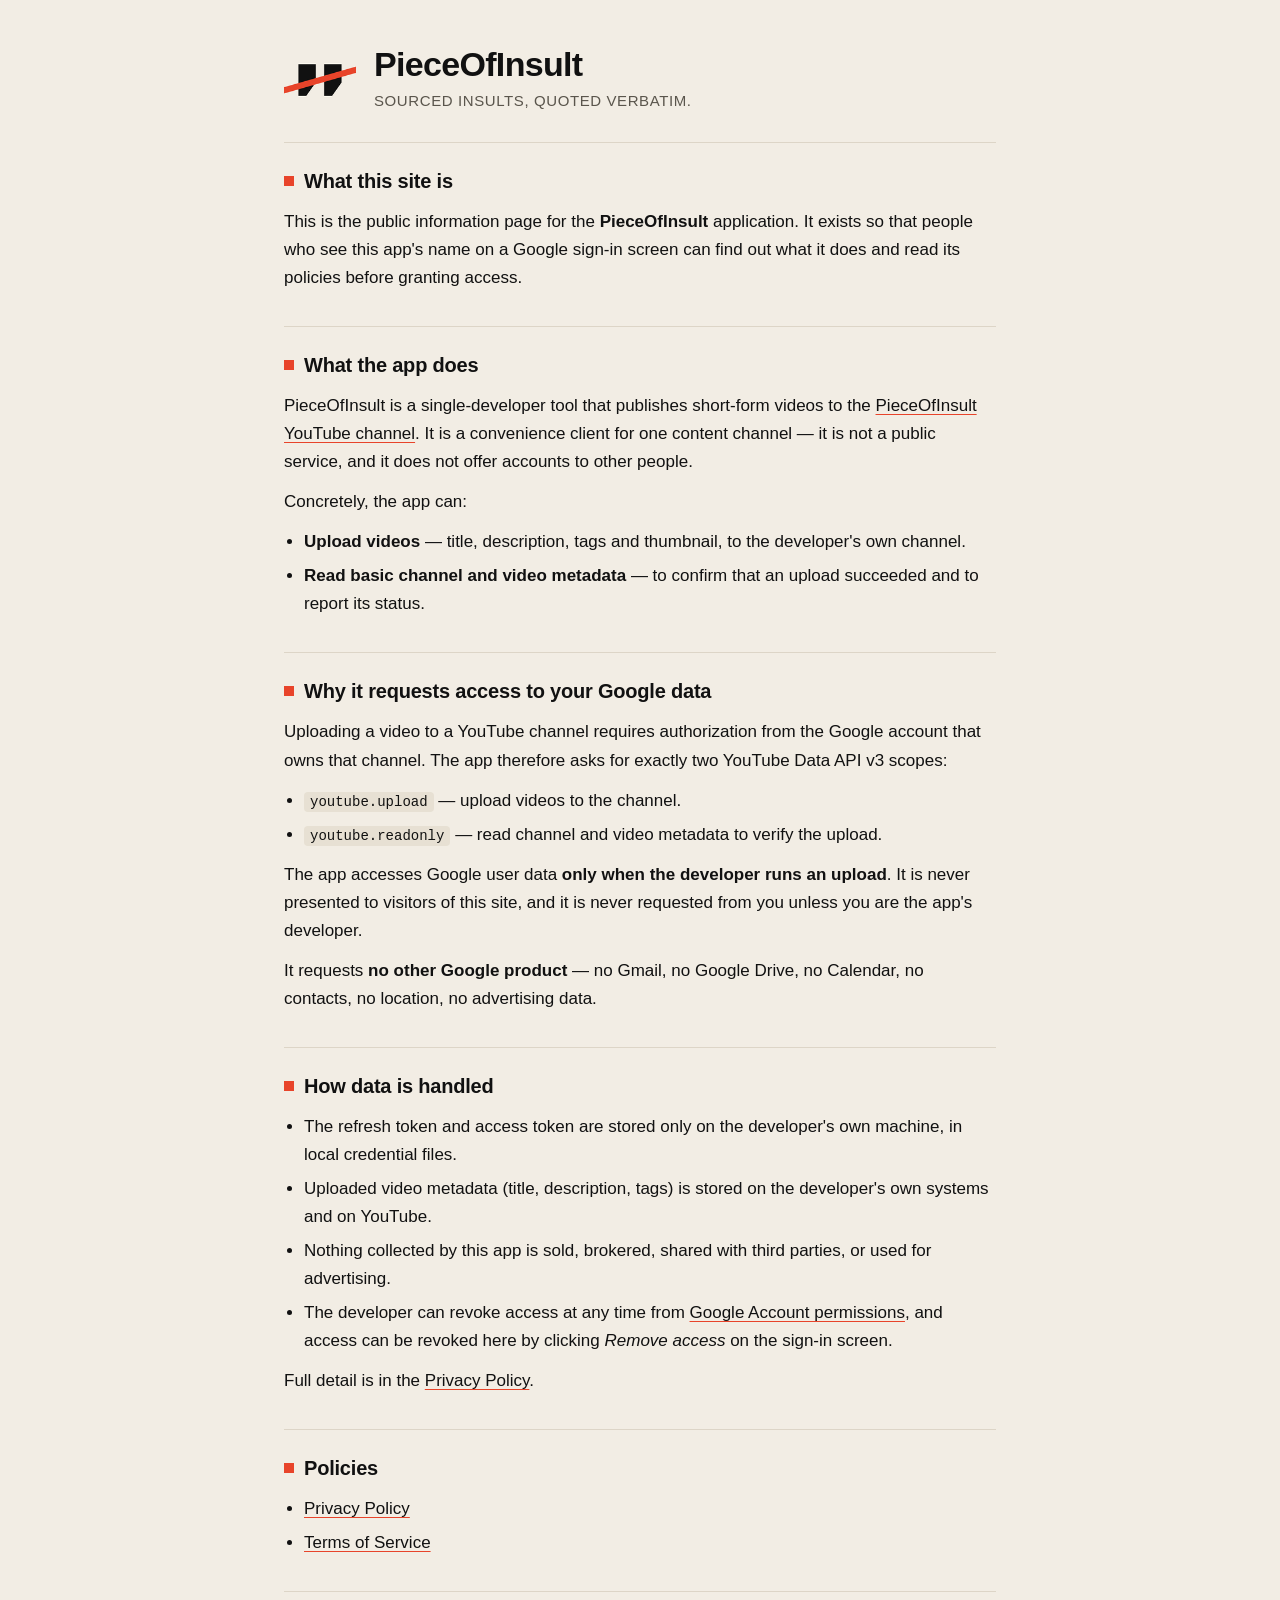
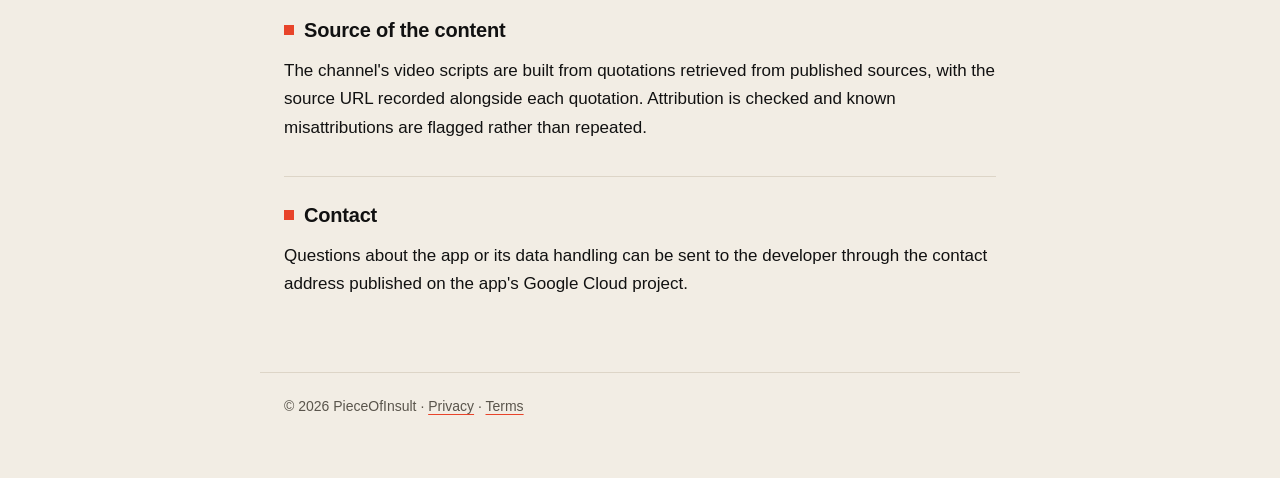
<file: index.html>
<!doctype html>
<html lang="en">
<head>
<meta charset="utf-8">
<meta name="viewport" content="width=device-width, initial-scale=1">
<title>PieceOfInsult — app information</title>
<meta name="description" content="PieceOfInsult: information about the app that publishes short-form videos to the PieceOfInsult YouTube channel, and why it requests access to Google user data.">
<link rel="stylesheet" href="style.css">
</head>
<body>
<header>
  <img src="logo-120.png" width="72" height="72" alt="PieceOfInsult logo">
  <div>
    <h1>PieceOfInsult</h1>
    <p class="tag">Sourced insults, quoted verbatim.</p>
  </div>
</header>

<main>
  <section>
    <h2>What this site is</h2>
    <p>This is the public information page for the <strong>PieceOfInsult</strong>
    application. It exists so that people who see this app's name on a Google
    sign-in screen can find out what it does and read its policies before
    granting access.</p>
  </section>

  <section>
    <h2>What the app does</h2>
    <p>PieceOfInsult is a single-developer tool that publishes short-form videos
    to the <a href="https://www.youtube.com/@pieceofinsult" rel="me">PieceOfInsult
    YouTube channel</a>. It is a convenience client for one content channel — it is
    not a public service, and it does not offer accounts to other people.</p>
    <p>Concretely, the app can:</p>
    <ul>
      <li><strong>Upload videos</strong> — title, description, tags and thumbnail, to the developer's own channel.</li>
      <li><strong>Read basic channel and video metadata</strong> — to confirm that an upload succeeded and to report its status.</li>
    </ul>
  </section>

  <section>
    <h2>Why it requests access to your Google data</h2>
    <p>Uploading a video to a YouTube channel requires authorization from the
    Google account that owns that channel. The app therefore asks for exactly
    two YouTube Data API v3 scopes:</p>
    <ul>
      <li><code>youtube.upload</code> — upload videos to the channel.</li>
      <li><code>youtube.readonly</code> — read channel and video metadata to verify the upload.</li>
    </ul>
    <p>The app accesses Google user data <strong>only when the developer runs an
    upload</strong>. It is never presented to visitors of this site, and it is never
    requested from you unless you are the app's developer.</p>
    <p>It requests <strong>no other Google product</strong> — no Gmail, no Google Drive,
    no Calendar, no contacts, no location, no advertising data.</p>
  </section>

  <section>
    <h2>How data is handled</h2>
    <ul>
      <li>The refresh token and access token are stored only on the developer's own machine, in local credential files.</li>
      <li>Uploaded video metadata (title, description, tags) is stored on the developer's own systems and on YouTube.</li>
      <li>Nothing collected by this app is sold, brokered, shared with third parties, or used for advertising.</li>
      <li>The developer can revoke access at any time from <a href="https://myaccount.google.com/permissions">Google Account permissions</a>, and access can be revoked here by clicking <em>Remove access</em> on the sign-in screen.</li>
    </ul>
    <p>Full detail is in the <a href="privacy.html">Privacy Policy</a>.</p>
  </section>

  <section>
    <h2>Policies</h2>
    <ul>
      <li><a href="privacy.html">Privacy Policy</a></li>
      <li><a href="terms.html">Terms of Service</a></li>
    </ul>
  </section>

  <section>
    <h2>Source of the content</h2>
    <p>The channel's video scripts are built from quotations retrieved from
    published sources, with the source URL recorded alongside each quotation.
    Attribution is checked and known misattributions are flagged rather than
    repeated.</p>
  </section>

  <section>
    <h2>Contact</h2>
    <p>Questions about the app or its data handling can be sent to the developer
    through the contact address published on the app's Google Cloud project.</p>
  </section>
</main>

<footer>
  <p>© 2026 PieceOfInsult · <a href="privacy.html">Privacy</a> · <a href="terms.html">Terms</a></p>
</footer>
</body>
</html>
</file>
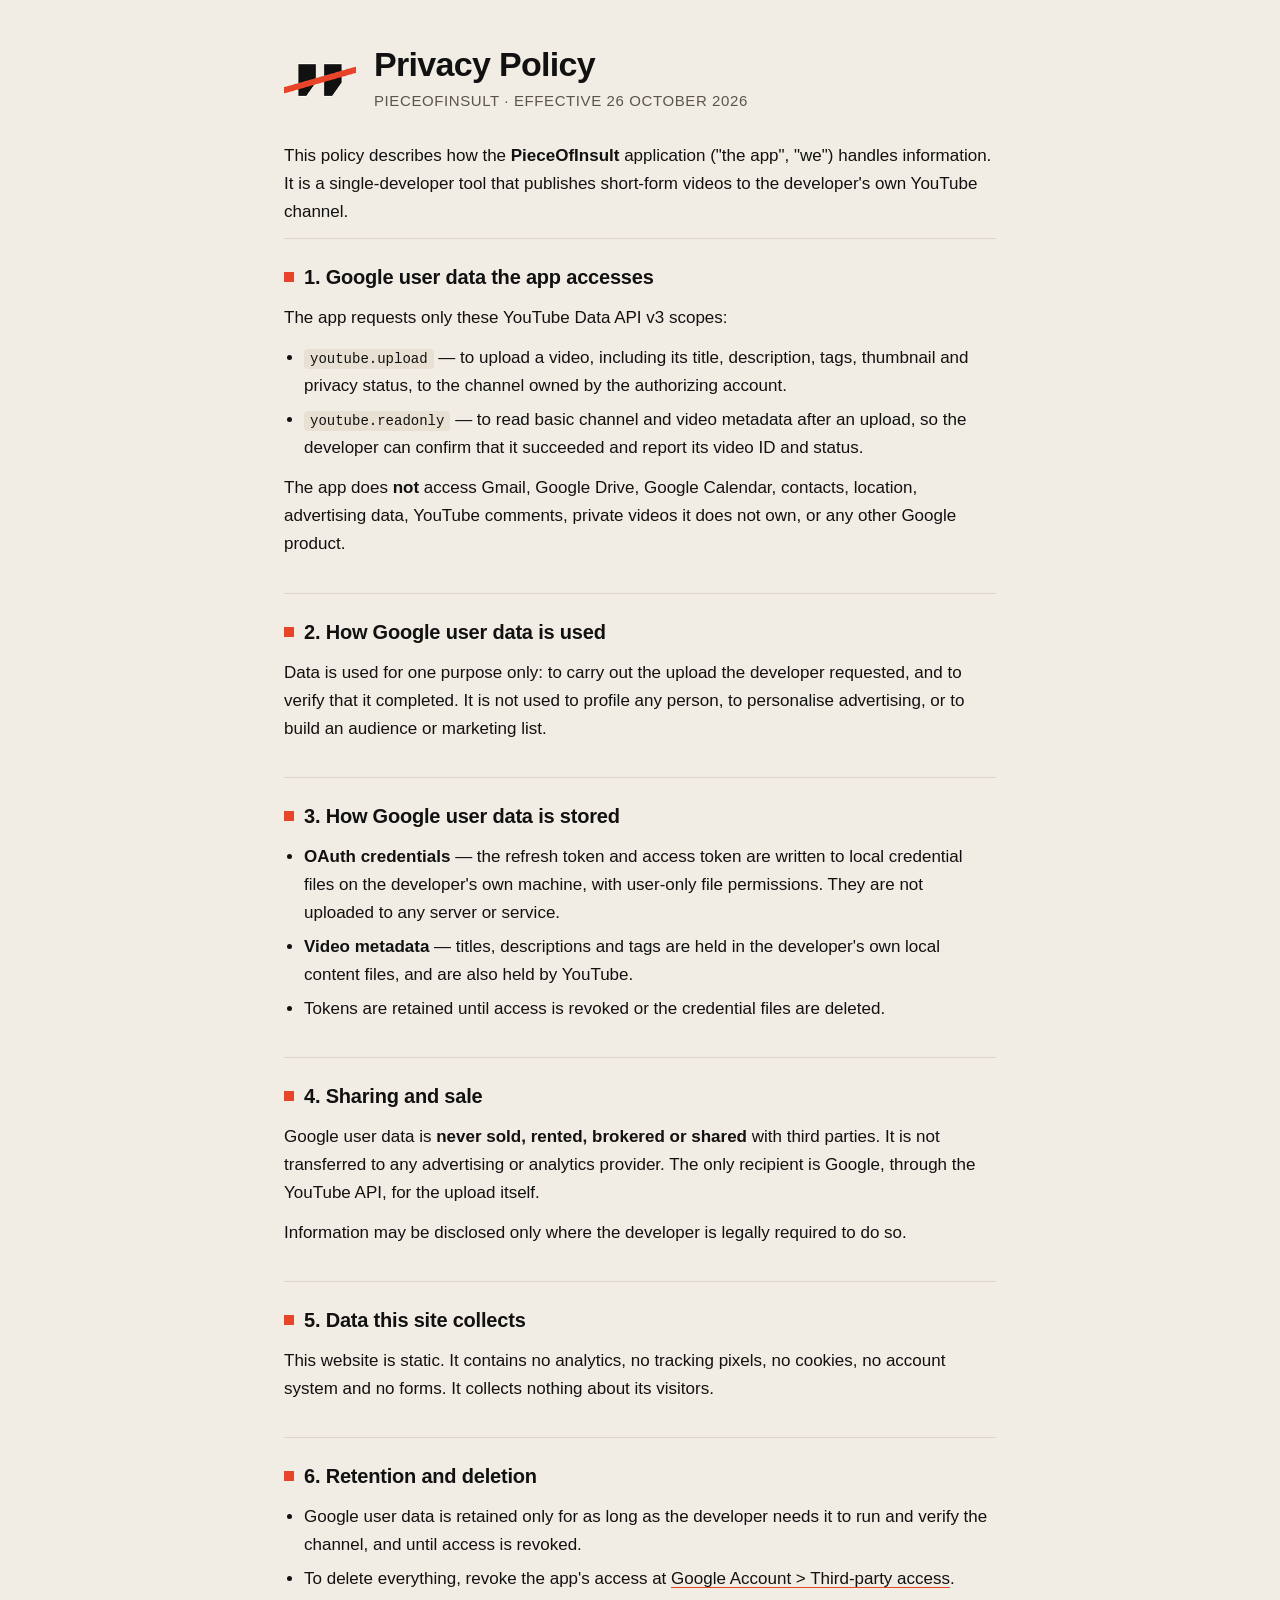
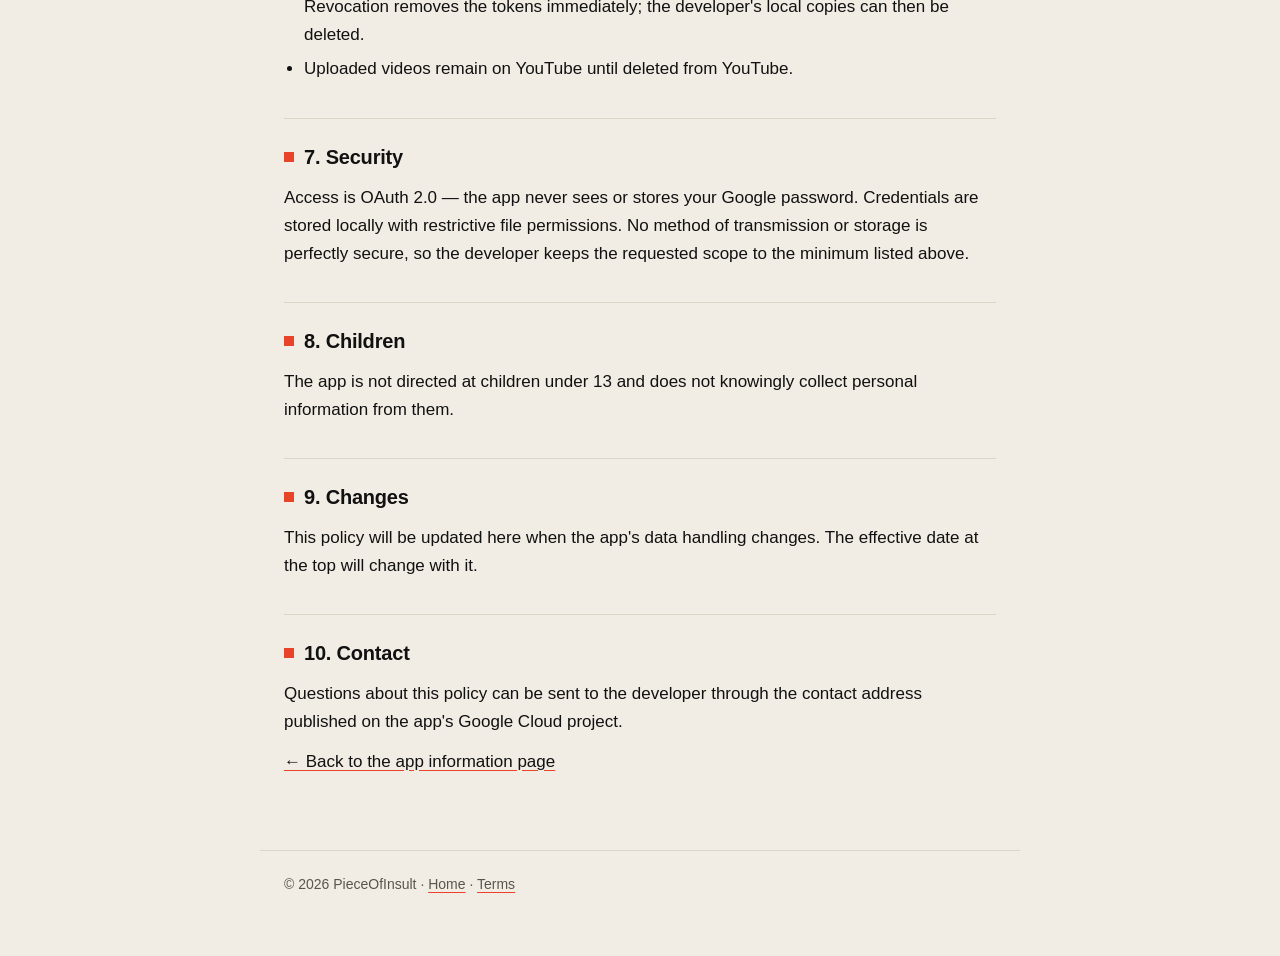
<file: privacy.html>
<!doctype html>
<html lang="en">
<head>
<meta charset="utf-8">
<meta name="viewport" content="width=device-width, initial-scale=1">
<title>Privacy Policy — PieceOfInsult</title>
<meta name="description" content="Privacy policy for the PieceOfInsult application: how it accesses, uses, stores and shares Google user data.">
<link rel="stylesheet" href="style.css">
</head>
<body>
<header>
  <img src="logo-120.png" width="72" height="72" alt="PieceOfInsult logo">
  <div>
    <h1>Privacy Policy</h1>
    <p class="tag">PieceOfInsult · effective 26 October 2026</p>
  </div>
</header>

<main>
  <p>This policy describes how the <strong>PieceOfInsult</strong> application
  ("the app", "we") handles information. It is a single-developer tool that
  publishes short-form videos to the developer's own YouTube channel.</p>

  <section>
    <h2>1. Google user data the app accesses</h2>
    <p>The app requests only these YouTube Data API v3 scopes:</p>
    <ul>
      <li><strong><code>youtube.upload</code></strong> — to upload a video, including its title, description, tags, thumbnail and privacy status, to the channel owned by the authorizing account.</li>
      <li><strong><code>youtube.readonly</code></strong> — to read basic channel and video metadata after an upload, so the developer can confirm that it succeeded and report its video ID and status.</li>
    </ul>
    <p>The app does <strong>not</strong> access Gmail, Google Drive, Google Calendar,
    contacts, location, advertising data, YouTube comments, private videos it does
    not own, or any other Google product.</p>
  </section>

  <section>
    <h2>2. How Google user data is used</h2>
    <p>Data is used for one purpose only: to carry out the upload the developer
    requested, and to verify that it completed. It is not used to profile any
    person, to personalise advertising, or to build an audience or marketing list.</p>
  </section>

  <section>
    <h2>3. How Google user data is stored</h2>
    <ul>
      <li><strong>OAuth credentials</strong> — the refresh token and access token are written to local credential files on the developer's own machine, with user-only file permissions. They are not uploaded to any server or service.</li>
      <li><strong>Video metadata</strong> — titles, descriptions and tags are held in the developer's own local content files, and are also held by YouTube.</li>
      <li>Tokens are retained until access is revoked or the credential files are deleted.</li>
    </ul>
  </section>

  <section>
    <h2>4. Sharing and sale</h2>
    <p>Google user data is <strong>never sold, rented, brokered or shared</strong> with
    third parties. It is not transferred to any advertising or analytics provider.
    The only recipient is Google, through the YouTube API, for the upload itself.</p>
    <p>Information may be disclosed only where the developer is legally required to
    do so.</p>
  </section>

  <section>
    <h2>5. Data this site collects</h2>
    <p>This website is static. It contains no analytics, no tracking pixels, no
    cookies, no account system and no forms. It collects nothing about its
    visitors.</p>
  </section>

  <section>
    <h2>6. Retention and deletion</h2>
    <ul>
      <li>Google user data is retained only for as long as the developer needs it to run and verify the channel, and until access is revoked.</li>
      <li>To delete everything, revoke the app's access at
        <a href="https://myaccount.google.com/permissions">Google Account &gt; Third-party access</a>.
        Revocation removes the tokens immediately; the developer's local copies can then
        be deleted.</li>
      <li>Uploaded videos remain on YouTube until deleted from YouTube.</li>
    </ul>
  </section>

  <section>
    <h2>7. Security</h2>
    <p>Access is OAuth 2.0 — the app never sees or stores your Google password.
    Credentials are stored locally with restrictive file permissions. No method of
    transmission or storage is perfectly secure, so the developer keeps the
    requested scope to the minimum listed above.</p>
  </section>

  <section>
    <h2>8. Children</h2>
    <p>The app is not directed at children under 13 and does not knowingly collect
    personal information from them.</p>
  </section>

  <section>
    <h2>9. Changes</h2>
    <p>This policy will be updated here when the app's data handling changes. The
    effective date at the top will change with it.</p>
  </section>

  <section>
    <h2>10. Contact</h2>
    <p>Questions about this policy can be sent to the developer through the contact
    address published on the app's Google Cloud project.</p>
    <p><a href="index.html">← Back to the app information page</a></p>
  </section>
</main>

<footer>
  <p>© 2026 PieceOfInsult · <a href="index.html">Home</a> · <a href="terms.html">Terms</a></p>
</footer>
</body>
</html>
</file>
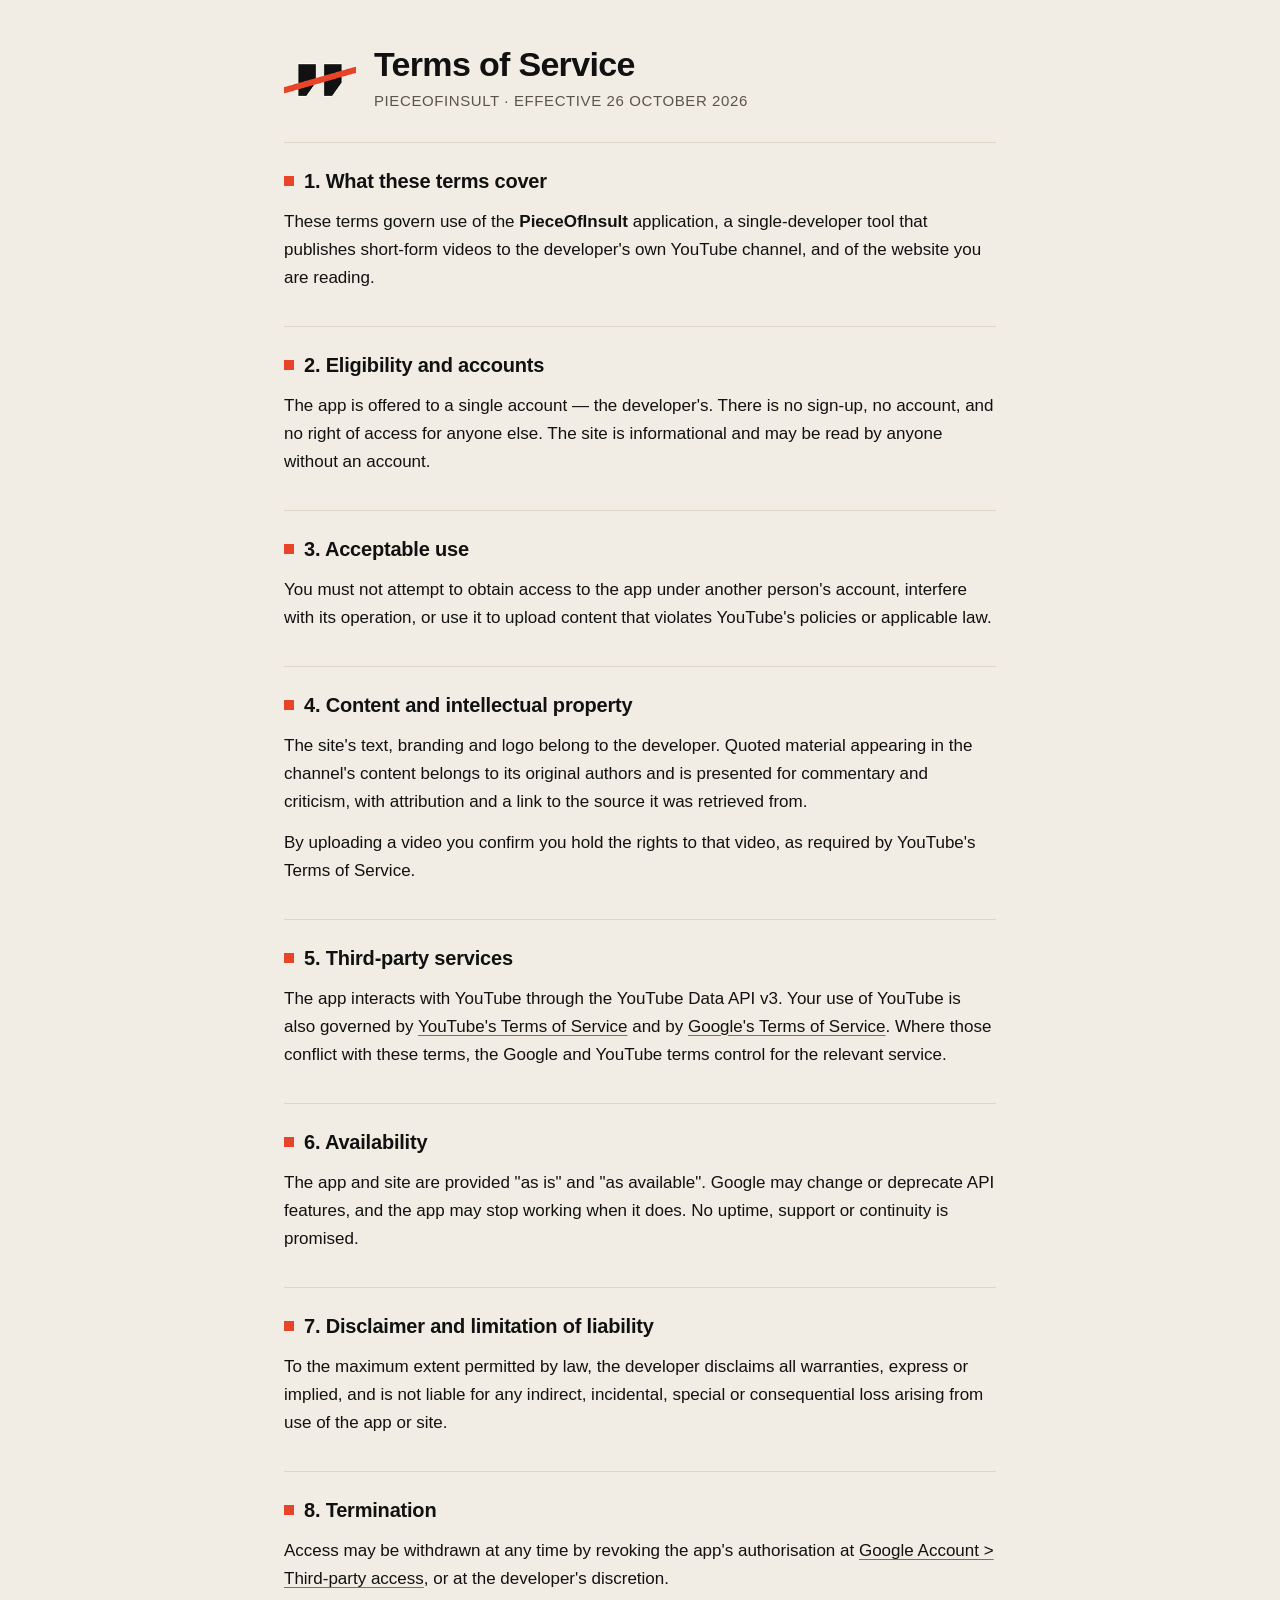
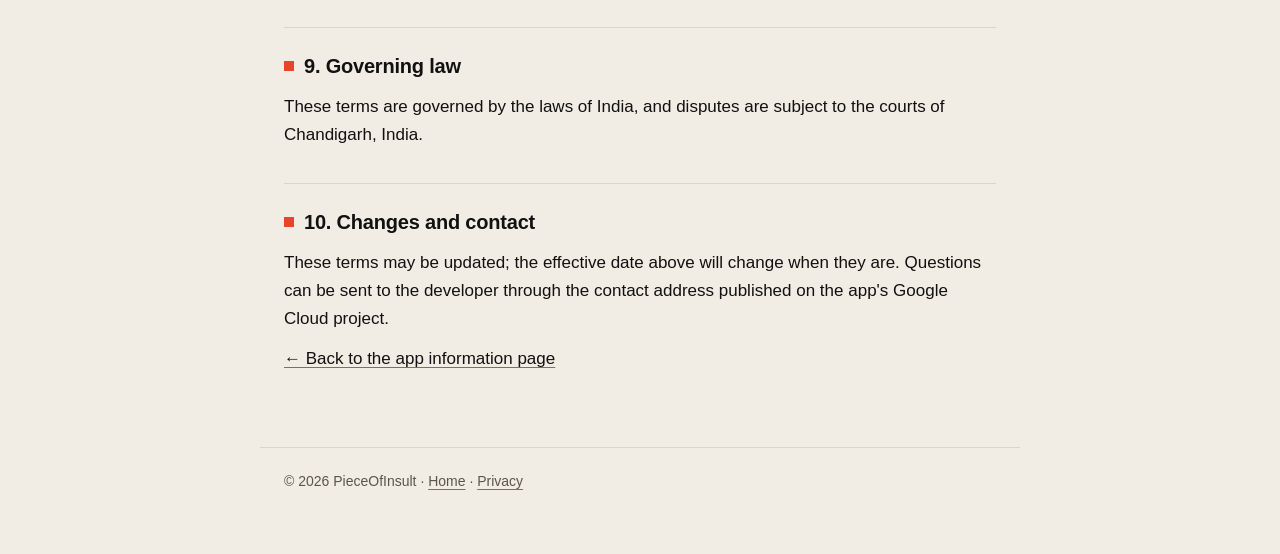
<file: terms.html>
<!doctype html>
<html lang="en">
<head>
<meta charset="utf-8">
<meta name="viewport" content="width=device-width, initial-scale=1">
<title>Terms of Service — PieceOfInsult</title>
<meta name="description" content="Terms of service for the PieceOfInsult application.">
<link rel="stylesheet" href="style.css">
</head>
<body>
<header>
  <img src="logo-120.png" width="72" height="72" alt="PieceOfInsult logo">
  <div>
    <h1>Terms of Service</h1>
    <p class="tag">PieceOfInsult · effective 26 October 2026</p>
  </div>
</header>

<main>
  <section>
    <h2>1. What these terms cover</h2>
    <p>These terms govern use of the <strong>PieceOfInsult</strong> application, a
    single-developer tool that publishes short-form videos to the developer's own
    YouTube channel, and of the website you are reading.</p>
  </section>

  <section>
    <h2>2. Eligibility and accounts</h2>
    <p>The app is offered to a single account — the developer's. There is no
    sign-up, no account, and no right of access for anyone else. The site is
    informational and may be read by anyone without an account.</p>
  </section>

  <section>
    <h2>3. Acceptable use</h2>
    <p>You must not attempt to obtain access to the app under another person's
    account, interfere with its operation, or use it to upload content that
    violates YouTube's policies or applicable law.</p>
  </section>

  <section>
    <h2>4. Content and intellectual property</h2>
    <p>The site's text, branding and logo belong to the developer. Quoted material
    appearing in the channel's content belongs to its original authors and is
    presented for commentary and criticism, with attribution and a link to the
    source it was retrieved from.</p>
    <p>By uploading a video you confirm you hold the rights to that video, as
    required by YouTube's Terms of Service.</p>
  </section>

  <section>
    <h2>5. Third-party services</h2>
    <p>The app interacts with YouTube through the YouTube Data API v3. Your use of
    YouTube is also governed by
    <a href="https://www.youtube.com/t/terms">YouTube's Terms of Service</a> and by
    <a href="https://policies.google.com/terms">Google's Terms of Service</a>. Where
    those conflict with these terms, the Google and YouTube terms control for the
    relevant service.</p>
  </section>

  <section>
    <h2>6. Availability</h2>
    <p>The app and site are provided "as is" and "as available". Google may change
    or deprecate API features, and the app may stop working when it does. No
    uptime, support or continuity is promised.</p>
  </section>

  <section>
    <h2>7. Disclaimer and limitation of liability</h2>
    <p>To the maximum extent permitted by law, the developer disclaims all
    warranties, express or implied, and is not liable for any indirect,
    incidental, special or consequential loss arising from use of the app or site.</p>
  </section>

  <section>
    <h2>8. Termination</h2>
    <p>Access may be withdrawn at any time by revoking the app's authorisation at
    <a href="https://myaccount.google.com/permissions">Google Account &gt; Third-party access</a>,
    or at the developer's discretion.</p>
  </section>

  <section>
    <h2>9. Governing law</h2>
    <p>These terms are governed by the laws of India, and disputes are subject to
    the courts of Chandigarh, India.</p>
  </section>

  <section>
    <h2>10. Changes and contact</h2>
    <p>These terms may be updated; the effective date above will change when they
    are. Questions can be sent to the developer through the contact address
    published on the app's Google Cloud project.</p>
    <p><a href="index.html">← Back to the app information page</a></p>
  </section>
</main>

<footer>
  <p>© 2026 PieceOfInsult · <a href="index.html">Home</a> · <a href="privacy.html">Privacy</a></p>
</footer>
</body>
</html>
</file>
<file: style.css>
/* PieceOfInsult — consent-screen companion site.
   Palette matches the logo: bone #F2EDE4 / ink #111111 / vermilion #E8442A.
   No JS, no analytics, no external requests. */
:root{
  --bone:#F2EDE4;
  --ink:#111111;
  --verm:#E8442A;
  --muted:#5A554C;
  --rule:#DDD5C7;
}
*{box-sizing:border-box}
html{-webkit-text-size-adjust:100%}
body{
  margin:0;
  background:var(--bone);
  color:var(--ink);
  font:17px/1.65 -apple-system,BlinkMacSystemFont,"Segoe UI",Roboto,Helvetica,Arial,sans-serif;
}
header{
  display:flex;
  align-items:center;
  gap:18px;
  padding:44px 24px 26px;
  max-width:760px;
  margin:0 auto;
}
header img{display:block;border-radius:6px}
h1{
  font-size:34px;
  line-height:1.1;
  letter-spacing:-.02em;
  margin:0;
}
.tag{
  margin:6px 0 0;
  color:var(--muted);
  font-size:15px;
  letter-spacing:.04em;
  text-transform:uppercase;
}
main{max-width:760px;margin:0 auto;padding:0 24px 40px}
section{padding:22px 0;border-top:1px solid var(--rule)}
h2{
  font-size:20px;
  letter-spacing:-.01em;
  margin:0 0 10px;
}
h2::before{
  content:"";
  display:inline-block;
  width:10px;height:10px;
  background:var(--verm);
  margin-right:10px;
  vertical-align:2px;
}
p{margin:0 0 12px}
ul{margin:0 0 12px;padding-left:20px}
li{margin-bottom:6px}
code{
  font:14px/1.4 ui-monospace,SFMono-Regular,Menlo,Consolas,monospace;
  background:#E7E0D3;
  padding:2px 6px;
  border-radius:4px;
}
a{color:var(--ink);text-underline-offset:3px;text-decoration-color:var(--verm)}
a:hover{text-decoration-thickness:2px}
footer{
  max-width:760px;margin:0 auto;padding:22px 24px 48px;
  border-top:1px solid var(--rule);
  color:var(--muted);font-size:14px;
}
footer a{color:var(--muted)}
@media (max-width:520px){
  header{flex-direction:column;align-items:flex-start;gap:14px;padding-top:32px}
  h1{font-size:28px}
}
</file>
